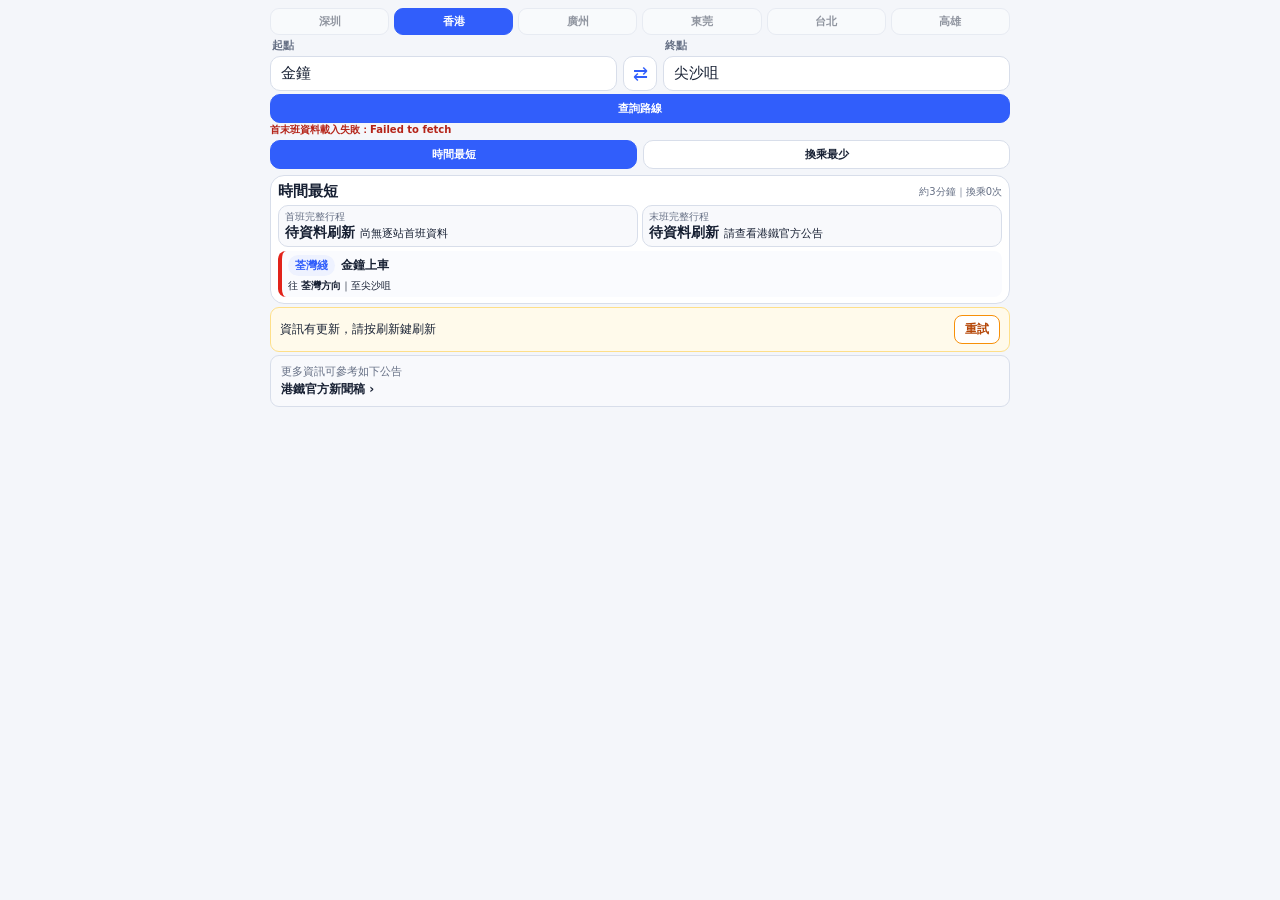
<file: metro-route-planner-v2.4.4-hk/app/src/main/assets/index.html>
<!doctype html>
<html lang="zh-Hant">
<head>
<meta charset="utf-8">
<meta name="viewport" content="width=device-width,initial-scale=1,viewport-fit=cover,maximum-scale=1,user-scalable=no">
<title>地鐵路線規劃</title>
<style>
:root{--bg:#f4f6fa;--card:#fff;--text:#172033;--muted:#667085;--line:#d8deea;--accent:#315efb;--soft:#eef2ff;--danger:#b42318;--ok:#067647}
*{box-sizing:border-box}html,body{min-height:100%;overflow-x:hidden}body{margin:0;background:var(--bg);color:var(--text);font-family:system-ui,-apple-system,"Noto Sans TC",sans-serif}.app{min-height:100dvh;max-width:760px;margin:auto;padding:calc(8px + env(safe-area-inset-top)) 10px calc(8px + env(safe-area-inset-bottom));display:flex;flex-direction:column;gap:7px}.city-row{display:grid;grid-template-columns:repeat(6,1fr);gap:5px}.city{min-width:0;border:1px solid var(--line);background:var(--card);border-radius:9px;padding:8px 2px;font-size:13px;font-weight:750;color:var(--text)}.city.active{background:var(--accent);border-color:var(--accent);color:#fff}.city.disabled{opacity:.45}.search-row{display:grid;grid-template-columns:1fr 34px 1fr;gap:6px;align-items:end}.field{position:relative;min-width:0}.field label{display:block;font-size:11px;font-weight:750;margin:0 0 3px 2px;color:var(--muted)}input{width:100%;height:39px;border:1px solid var(--line);border-radius:10px;background:var(--card);padding:0 10px;font-size:15px;color:var(--text);outline:none}input:focus{border-color:var(--accent)}.swap{height:39px;width:34px;border:1px solid var(--line);border-radius:10px;background:var(--card);font-size:18px;color:var(--accent)}.suggest{position:absolute;z-index:30;left:0;right:0;top:60px;background:#fff;border:1px solid var(--line);border-radius:10px;max-height:220px;overflow:auto;display:none;box-shadow:0 8px 24px rgba(0,0,0,.12)}.suggest button{display:block;width:100%;border:0;border-bottom:1px solid #eef0f4;background:#fff;text-align:left;padding:9px;font-size:14px}.suggest button:last-child{border-bottom:0}.suggest small{display:block;color:var(--muted);font-size:10px;margin-top:2px}.toolbar{display:grid;grid-template-columns:1fr;gap:6px}.btn{height:36px;border:1px solid var(--line);border-radius:10px;background:var(--card);font-size:14px;font-weight:750;color:var(--text)}.btn.primary{background:var(--accent);border-color:var(--accent);color:#fff}.workspace{display:flex;flex-direction:column;gap:6px}.tabs{display:grid;grid-template-columns:1fr 1fr;gap:6px}.tab{height:36px}.tab.active{background:var(--accent);border-color:var(--accent);color:#fff}.result{background:var(--card);border:1px solid var(--line);border-radius:14px;padding:10px 12px;display:flex;flex-direction:column;gap:8px}.summary{display:flex;justify-content:space-between;align-items:center;gap:8px}.summary h2{font-size:17px;margin:0}.summary .meta{font-size:12px;color:var(--muted);white-space:nowrap}.times{display:grid;grid-template-columns:1fr 1fr;gap:6px}.timebox{border:1px solid var(--line);border-radius:10px;background:#f8f9fc;padding:7px 9px}.timebox .label{font-size:10px;color:var(--muted)}.timebox strong{font-size:16px;margin-right:5px}.timebox span{font-size:11px}.route{display:flex;flex-direction:column;gap:6px}.leg{border-left:4px solid var(--accent);background:#fafbfe;border-radius:8px;padding:7px 9px}.leg-head{display:flex;align-items:center;gap:6px;flex-wrap:wrap}.badge{background:var(--soft);color:var(--accent);border-radius:999px;padding:3px 7px;font-size:11px;font-weight:800}.leg strong{font-size:14px}.leg p{margin:3px 0 0;font-size:12px}.transfer{border:1px solid #cfd7ff;background:var(--soft);border-radius:9px;padding:8px 10px;display:grid;grid-template-columns:minmax(0,1.25fr) .75fr .75fr;align-items:center;gap:8px}.transfer .station{font-size:14px;font-weight:800}.transfer .label{font-size:9px;color:var(--muted)}.transfer .value{font-size:16px;font-weight:850}.status{font-size:10px;color:var(--muted);white-space:nowrap;overflow:hidden;text-overflow:ellipsis}.status.ok{color:var(--ok)}.error{color:var(--danger);font-weight:750}.notice{border:1px solid var(--line);background:#f8f9fc;border-radius:9px;padding:8px 10px;font-size:11px;color:var(--muted)}.update-panel{display:none;border:1px solid #fedf89;background:#fffaeb;border-radius:9px;padding:7px 9px;font-size:12px;align-items:center;justify-content:space-between;gap:8px}.update-panel.visible{display:flex}.refresh-btn{border:1px solid #f79009;background:#fff;border-radius:8px;padding:5px 10px;font-size:12px;font-weight:800;color:#b54708;white-space:nowrap}.official-link{display:block;border:1px solid var(--line);background:#f8f9fc;border-radius:9px;padding:8px 10px;font-size:11px;color:var(--muted);text-decoration:none}.official-link b{display:block;color:var(--text);font-size:12px;margin-top:2px}.ad-slot{display:none;width:100%;border:1px solid var(--line);border-radius:14px;overflow:hidden;background:var(--card)}.ad-slot.visible{display:block}.ad-slot img{display:block;width:100%;height:100%;object-fit:cover}
.app.fit-1{gap:5px}.app.fit-1 .city{padding:6px 1px}.app.fit-1 .toolbar .btn,.app.fit-1 .tab{height:32px}.app.fit-1 input,.app.fit-1 .swap{height:35px}.app.fit-1 .result{padding:8px 9px;gap:6px}.app.fit-1 .timebox{padding:5px 7px}.app.fit-1 .route{gap:4px}.app.fit-1 .leg{padding:5px 8px}.app.fit-1 .transfer{padding:6px 8px}.app.fit-2{font-size:13px}.app.fit-2 .city{font-size:11px;padding:5px 0}.app.fit-2 .summary h2{font-size:15px}.app.fit-2 .summary .meta{font-size:10px}.app.fit-2 .timebox strong{font-size:14px}.app.fit-2 .leg strong{font-size:12px}.app.fit-2 .leg p{font-size:10px}.app.fit-2 .transfer .station{font-size:12px}.app.fit-2 .transfer .value{font-size:12px}.app.fit-3 .notice{display:none}.app.fit-3{gap:3px}.app.fit-3 .toolbar .btn,.app.fit-3 .tab{height:29px;font-size:11px}.app.fit-3 .result{padding:6px 7px;gap:4px}.app.fit-3 .times{gap:4px}.app.fit-3 .timebox{padding:4px 6px}.app.fit-3 .leg{padding:4px 6px}.app.fit-3 .transfer{padding:4px 6px;gap:5px}
@media(max-width:390px){.city{font-size:12px;padding:7px 1px}.result{padding:8px 9px;gap:6px}.summary h2{font-size:16px}.transfer{grid-template-columns:1fr .68fr .78fr}.transfer .station{font-size:13px}.transfer .value{font-size:14px}}
</style>
</head>
<body>
<main class="app">
  <nav id="cityRow" class="city-row" aria-label="選擇城市"></nav>
  <section class="search-row">
    <div class="field"><label for="fromInput">起點</label><input id="fromInput" autocomplete="off" placeholder="中文／英文／拼音"><div id="fromList" class="suggest"></div></div>
    <button id="swapBtn" class="swap" aria-label="交換起點終點">⇄</button>
    <div class="field"><label for="toInput">終點</label><input id="toInput" autocomplete="off" placeholder="中文／英文／拼音"><div id="toList" class="suggest"></div></div>
  </section>
  <section><div class="toolbar"><button id="searchBtn" class="btn primary">查詢路線</button></div><div id="status" class="status">香港真實路網｜行程時間為估算｜步行0.5米／秒＋30秒</div></section>
  <section class="workspace"><div class="tabs"><button id="fastTab" class="btn tab active">時間最短</button><button id="fewTab" class="btn tab">換乘最少</button></div><article id="result" class="result" aria-live="polite"></article></section>
  <section id="updatePanel" class="update-panel"><span>資訊有更新，請按刷新鍵刷新</span><button id="refreshBtn" class="refresh-btn">刷新</button></section>
  <a id="officialLink" class="official-link" href="https://www.mtr.com.hk/ch/corporate/news/corporate.php" target="_blank" rel="noopener"><span>更多資訊可參考如下公告</span><b>港鐵官方新聞稿 ›</b></a>
  <aside id="adSlot" class="ad-slot" aria-label="廣告預留位"><img src="ad-placeholder.png" alt="廣告預留位"></aside>
</main>
<script>
const cities=['深圳','香港','廣州','東莞','台北','高雄'];
let L={
 AEL:{name:'機場快綫',color:'#00888a',stations:[['HOK','香港'],['KOW','九龍'],['TSY','青衣'],['AIR','機場'],['AWE','博覽館']]},
 TCL:{name:'東涌綫',color:'#f39200',stations:[['HOK','香港'],['KOW','九龍'],['OLY','奧運'],['NAC','南昌'],['LAK','荔景'],['TSY','青衣'],['SUN','欣澳'],['TUC','東涌']]},
 TML:{name:'屯馬綫',color:'#9a3820',stations:[['TUM','屯門'],['SIH','兆康'],['TIS','天水圍'],['LOP','朗屏'],['YUL','元朗'],['KSR','錦上路'],['TWW','荃灣西'],['MEF','美孚'],['NAC','南昌'],['AUS','柯士甸'],['ETS','尖東'],['HUH','紅磡'],['TKW','土瓜灣'],['SUW','宋皇臺'],['KAT','啟德'],['DIH','鑽石山'],['HIK','顯徑'],['TAW','大圍'],['CKT','車公廟'],['STW','沙田圍'],['CIO','第一城'],['SHM','石門'],['TSH','大水坑'],['HEO','恆安'],['MOS','馬鞍山'],['WKS','烏溪沙']]},
 EAL:{name:'東鐵綫',color:'#5eb6e4',stations:[['ADM','金鐘'],['EXC','會展'],['HUH','紅磡'],['MKK','旺角東'],['KOT','九龍塘'],['TAW','大圍'],['SHT','沙田'],['FOT','火炭'],['RAC','馬場'],['UNI','大學'],['TAP','大埔墟'],['TWO','太和'],['FAN','粉嶺'],['SHS','上水'],['LOW','羅湖'],['LMC','落馬洲']]},
 TWL:{name:'荃灣綫',color:'#e2231a',stations:[['CEN','中環'],['ADM','金鐘'],['TST','尖沙咀'],['JOR','佐敦'],['YMT','油麻地'],['MOK','旺角'],['PRE','太子'],['SSP','深水埗'],['CSW','長沙灣'],['LCK','荔枝角'],['MEF','美孚'],['LAK','荔景'],['KWF','葵芳'],['KWH','葵興'],['TWH','大窩口'],['TSW','荃灣']]},
 ISL:{name:'港島綫',color:'#0066b3',stations:[['KET','堅尼地城'],['HKU','香港大學'],['SYP','西營盤'],['SHW','上環'],['CEN','中環'],['ADM','金鐘'],['WAC','灣仔'],['CAB','銅鑼灣'],['TIH','天后'],['FOH','炮台山'],['NOP','北角'],['QUB','鰂魚涌'],['TAK','太古'],['SWH','西灣河'],['SKW','筲箕灣'],['HFC','杏花邨'],['CHW','柴灣']]},
 KTL:{name:'觀塘綫',color:'#00ab4e',stations:[['WHA','黃埔'],['HOM','何文田'],['YMT','油麻地'],['MOK','旺角'],['PRE','太子'],['SKM','石硤尾'],['KOT','九龍塘'],['LOF','樂富'],['WTS','黃大仙'],['DIH','鑽石山'],['CHH','彩虹'],['KOB','九龍灣'],['NTK','牛頭角'],['KWT','觀塘'],['LAT','藍田'],['YAT','油塘'],['TIK','調景嶺']]},
 TKL:{name:'將軍澳綫',color:'#7d499d',stations:[['NOP','北角'],['QUB','鰂魚涌'],['YAT','油塘'],['TIK','調景嶺'],['TKO','將軍澳'],['HAH','坑口'],['POA','寶琳'],['LHP','康城']]},
 SIL:{name:'南港島綫',color:'#b5bd00',stations:[['ADM','金鐘'],['OCP','海洋公園'],['WCH','黃竹坑'],['LET','利東'],['SOH','海怡半島']]},
 DRL:{name:'迪士尼綫',color:'#f550a6',stations:[['SUN','欣澳'],['DIS','迪士尼']]}
};
let serviceHours={};
let transferMeters={ADM:280,CEN:180,HOK:320,MEF:260,NAC:180,LAK:170,TSY:220,HUH:300,TAW:260,DIH:220,KOT:260,YMT:180,MOK:180,PRE:180,NOP:200,QUB:230,YAT:180,TIK:180,SUN:120,HOM:220};
let english={HOK:'Hong Kong',KOW:'Kowloon',TSY:'Tsing Yi',AIR:'Airport',AWE:'AsiaWorld-Expo',OLY:'Olympic',NAC:'Nam Cheong',LAK:'Lai King',SUN:'Sunny Bay',TUC:'Tung Chung',TUM:'Tuen Mun',SIH:'Siu Hong',TIS:'Tin Shui Wai',LOP:'Long Ping',YUL:'Yuen Long',KSR:'Kam Sheung Road',TWW:'Tsuen Wan West',MEF:'Mei Foo',AUS:'Austin',ETS:'East Tsim Sha Tsui',HUH:'Hung Hom',TKW:'To Kwa Wan',SUW:'Sung Wong Toi',KAT:'Kai Tak',DIH:'Diamond Hill',HIK:'Hin Keng',TAW:'Tai Wai',CKT:'Che Kung Temple',STW:'Sha Tin Wai',CIO:'City One',SHM:'Shek Mun',TSH:'Tai Shui Hang',HEO:'Heng On',MOS:'Ma On Shan',WKS:'Wu Kai Sha',ADM:'Admiralty',EXC:'Exhibition Centre',MKK:'Mong Kok East',KOT:'Kowloon Tong',SHT:'Sha Tin',FOT:'Fo Tan',RAC:'Racecourse',UNI:'University',TAP:'Tai Po Market',TWO:'Tai Wo',FAN:'Fanling',SHS:'Sheung Shui',LOW:'Lo Wu',LMC:'Lok Ma Chau',CEN:'Central',TST:'Tsim Sha Tsui',JOR:'Jordan',YMT:'Yau Ma Tei',MOK:'Mong Kok',PRE:'Prince Edward',SSP:'Sham Shui Po',CSW:'Cheung Sha Wan',LCK:'Lai Chi Kok',KWF:'Kwai Fong',KWH:'Kwai Hing',TWH:'Tai Wo Hau',TSW:'Tsuen Wan',KET:'Kennedy Town',HKU:'HKU',SYP:'Sai Ying Pun',SHW:'Sheung Wan',WAC:'Wan Chai',CAB:'Causeway Bay',TIH:'Tin Hau',FOH:'Fortress Hill',NOP:'North Point',QUB:'Quarry Bay',TAK:'Tai Koo',SWH:'Sai Wan Ho',SKW:'Shau Kei Wan',HFC:'Heng Fa Chuen',CHW:'Chai Wan',WHA:'Whampoa',HOM:'Ho Man Tin',SKM:'Shek Kip Mei',LOF:'Lok Fu',WTS:'Wong Tai Sin',CHH:'Choi Hung',KOB:'Kowloon Bay',NTK:'Ngau Tau Kok',KWT:'Kwun Tong',LAT:'Lam Tin',YAT:'Yau Tong',TIK:'Tiu Keng Leng',TKO:'Tseung Kwan O',HAH:'Hang Hau',POA:'Po Lam',LHP:'LOHAS Park',OCP:'Ocean Park',WCH:'Wong Chuk Hang',LET:'Lei Tung',SOH:'South Horizons',DIS:'Disneyland Resort'};
let savedData=null;try{savedData=JSON.parse(localStorage.getItem('metroDataOverride')||'null');if(savedData){if(savedData.L)L=savedData.L;transferMeters=savedData.transferMeters||transferMeters;english=savedData.english||english;serviceHours=savedData.serviceHours||{}}}catch(e){savedData=null;serviceHours={}}
const stationMap=new Map();Object.entries(L).forEach(([lc,line])=>line.stations.forEach(([code,name],i)=>{if(!stationMap.has(code))stationMap.set(code,{code,name,en:english[code]||'',lines:[]});stationMap.get(code).lines.push(lc)}));
let roman={香港:'xianggang',九龍:'jiulong',青衣:'qingyi',機場:'jichang',博覽館:'bolanguan',奧運:'aoyun',南昌:'nanchang',荔景:'lijing',欣澳:'xinao',東涌:'dongchong',屯門:'tunmen',兆康:'zhaokang',天水圍:'tianshuiwei',朗屏:'langping',元朗:'yuanlang',錦上路:'jinshanglu',荃灣西:'quanwanxi',美孚:'meifu',柯士甸:'keshidian',尖東:'jiandong',紅磡:'hongkan',土瓜灣:'tuguawan',宋皇臺:'songhuangtai',啟德:'qide',鑽石山:'zuanshishan',顯徑:'xianjing',大圍:'dawei',車公廟:'chegongmiao',沙田圍:'shatianwei',第一城:'diyicheng',石門:'shimen',大水坑:'dashuikeng',恆安:'hengan',馬鞍山:'maanshan',烏溪沙:'wuxisha',金鐘:'jinzhong',會展:'huizhan',旺角東:'wangjiaodong',九龍塘:'jiulongtang',沙田:'shatian',火炭:'huotan',馬場:'machang',大學:'daxue',大埔墟:'dapuxu',太和:'taihe',粉嶺:'fenling',上水:'shangshui',羅湖:'luohu',落馬洲:'luomazhou',中環:'zhonghuan',尖沙咀:'jianshazui',佐敦:'zuodun',油麻地:'youmadi',旺角:'wangjiao',太子:'taizi',深水埗:'shenshuibu',長沙灣:'changshawan',荔枝角:'lizhijiao',葵芳:'kuifang',葵興:'kuixing',大窩口:'dawokou',荃灣:'quanwan',堅尼地城:'jiannidicheng',香港大學:'xianggangdaxue',西營盤:'xiyingpan',上環:'shanghuan',灣仔:'wanzai',銅鑼灣:'tongluowan',天后:'tianhou',炮台山:'paotaishan',北角:'beijiao',鰂魚涌:'zeiyuchong',太古:'taigu',西灣河:'xiwanhe',筲箕灣:'shaojiwan',杏花邨:'xinghuacun',柴灣:'chaiwan',黃埔:'huangpu',何文田:'hewentian',石硤尾:'shixiawei',樂富:'lefu',黃大仙:'huangdaxian',彩虹:'caihong',九龍灣:'jiulongwan',牛頭角:'niutoujiao',觀塘:'guantang',藍田:'lantian',油塘:'youtang',調景嶺:'tiaojingling',將軍澳:'jiangjunao',坑口:'kengkou',寶琳:'baolin',康城:'kangcheng',海洋公園:'haiyanggongyuan',黃竹坑:'huangzhukeng',利東:'lidong',海怡半島:'haiyibandao',迪士尼:'dishini'};if(savedData&&savedData.roman)roman=savedData.roman;
const stations=[...stationMap.values()].map(s=>{const py=roman[s.name]||s.name;return {...s,py,en:s.en||'',ini:py.replace(/zh|ch|sh/g,x=>x[0]).split(/[^a-z]+/).join('').replace(/[aeiou]/g,'').slice(0,8)}}).sort((a,b)=>a.name.localeCompare(b.name,'zh-Hant'));
const graph=new Map();const key=(lc,sc)=>lc+'|'+sc;function add(a,b,time,kind='ride',extra={}){if(!graph.has(a))graph.set(a,[]);graph.get(a).push({to:b,time,kind,...extra})}
Object.entries(L).forEach(([lc,line])=>{for(let i=0;i<line.stations.length-1;i++){const a=line.stations[i][0],b=line.stations[i+1][0];if(lc==='EAL'&&a==='FOT'&&b==='RAC')continue;if(lc==='EAL'&&a==='RAC'&&b==='UNI')continue;if(lc==='EAL'&&a==='SHS'&&b==='LOW'){add(key(lc,a),key(lc,b),3);add(key(lc,b),key(lc,a),3);continue}if(lc==='EAL'&&a==='LOW'&&b==='LMC')continue;if(lc==='TKL'&&a==='HAH'&&b==='POA'){add(key(lc,a),key(lc,b),3);add(key(lc,b),key(lc,a),3);continue}if(lc==='TKL'&&a==='POA'&&b==='LHP')continue;const t=lc==='AEL'?5:lc==='SIL'?4:2.5;add(key(lc,a),key(lc,b),t);add(key(lc,b),key(lc,a),t)}});
add(key('EAL','FOT'),key('EAL','UNI'),4);add(key('EAL','UNI'),key('EAL','FOT'),4);add(key('EAL','FOT'),key('EAL','RAC'),3);add(key('EAL','RAC'),key('EAL','FOT'),3);add(key('EAL','SHS'),key('EAL','LMC'),6);add(key('EAL','LMC'),key('EAL','SHS'),6);add(key('TKL','TKO'),key('TKL','HAH'),3);add(key('TKL','HAH'),key('TKL','TKO'),3);add(key('TKL','TKO'),key('TKL','LHP'),5);add(key('TKL','LHP'),key('TKL','TKO'),5);
stationMap.forEach(s=>{if(s.lines.length>1)for(let i=0;i<s.lines.length;i++)for(let j=i+1;j<s.lines.length;j++){const d=transferMeters[s.code]||180,t=d/.5/60+.5;add(key(s.lines[i],s.code),key(s.lines[j],s.code),t,'transfer',{distance:d,station:s.code});add(key(s.lines[j],s.code),key(s.lines[i],s.code),t,'transfer',{distance:d,station:s.code})}});
let city='香港',from='ADM',to='TST',plan='fast',lastRoute=null;const $=id=>document.getElementById(id);const norm=s=>(s||'').toLowerCase().replace(/\s+/g,'').replace(/站$/,'');const hit=(o,q)=>{q=norm(q);return !q||norm(o.name).includes(q)||norm(o.en).includes(q)||o.py.includes(q)||o.ini.includes(q)||o.code.toLowerCase().includes(q)};
function renderCities(){const row=$('cityRow');row.innerHTML='';cities.forEach(n=>{const b=document.createElement('button');b.className='city '+(n===city?'active':'')+(n!=='香港'?' disabled':'');b.textContent=n;b.onclick=()=>{if(n!=='香港'){$('status').textContent=n+'尚未接入真實資料';return}city=n;renderCities()};row.appendChild(b)})}
function picker(input,list,choose){const show=()=>{list.innerHTML='';const found=stations.filter(x=>hit(x,input.value)).slice(0,30);if(!found.length){const d=document.createElement('div');d.style.padding='10px';d.style.fontSize='12px';d.textContent='沒有符合的車站';list.appendChild(d)}found.forEach(x=>{const b=document.createElement('button');b.innerHTML='<b>'+x.name+(x.en?' '+x.en:'')+'</b><small>'+x.py+' · '+x.code+' · '+x.lines.map(l=>L[l].name).join('／')+'</small>';b.onclick=()=>{choose(x.code);list.style.display='none'};list.appendChild(b)});list.style.display='block'};input.onfocus=show;input.oninput=show}
picker($('fromInput'),$('fromList'),x=>{from=x;sync()});picker($('toInput'),$('toList'),x=>{to=x;sync()});
function route(mode){const starts=stationMap.get(from).lines.map(l=>key(l,from)),targets=new Set(stationMap.get(to).lines.map(l=>key(l,to)));const dist=new Map(),prev=new Map(),q=[];starts.forEach(s=>{dist.set(s,{time:0,tr:0});q.push(s)});while(q.length){q.sort((a,b)=>cmp(dist.get(a),dist.get(b),mode));const u=q.shift(),du=dist.get(u);if(targets.has(u))return build(u,prev,du);for(const e of graph.get(u)||[]){const nd={time:du.time+e.time,tr:du.tr+(e.kind==='transfer'?1:0)},old=dist.get(e.to);if(!old||cmp(nd,old,mode)<0){dist.set(e.to,nd);prev.set(e.to,{from:u,e});if(!q.includes(e.to))q.push(e.to)}}}return null}
function cmp(a,b,m){return m==='few'?(a.tr-b.tr||a.time-b.time):(a.time-b.time||a.tr-b.tr)}function build(end,prev,cost){const edges=[];let cur=end;while(prev.has(cur)){const p=prev.get(cur);edges.push({from:p.from,to:cur,...p.e});cur=p.from}edges.reverse();return {edges,cost,start:cur,end}}
function terminal(lineCode,fromCode,toCode){const arr=L[lineCode].stations.map(x=>x[0]),i=arr.indexOf(fromCode),j=arr.indexOf(toCode);if(lineCode==='EAL'&&toCode==='LMC')return '落馬洲';if(lineCode==='EAL'&&toCode==='LOW')return '羅湖';if(lineCode==='TKL'&&toCode==='LHP')return '康城';if(lineCode==='TKL'&&toCode==='POA')return '寶琳';return stationMap.get(j>i?arr[arr.length-1]:arr[0]).name}
function summarize(r){const parts=[];let current=null;r.edges.forEach(e=>{const [fl,fs]=e.from.split('|'),[tl,ts]=e.to.split('|');if(e.kind==='ride'){if(!current||current.line!==fl){if(current)parts.push(current);current={type:'leg',line:fl,start:fs,end:ts}}else current.end=ts}else{if(current){parts.push(current);current=null}parts.push({type:'transfer',station:e.station,distance:e.distance,time:e.time})}});if(current)parts.push(current);return parts}
function directionTerminalCode(lineCode,fromCode,toCode){const arr=L[lineCode].stations.map(x=>x[0]),i=arr.indexOf(fromCode),j=arr.indexOf(toCode);if(lineCode==='EAL'&&(toCode==='LOW'||toCode==='LMC'))return toCode;if(lineCode==='TKL'&&(toCode==='POA'||toCode==='LHP'))return toCode;if(j>i)return arr[arr.length-1];return arr[0]}
function isOriginTerminal(parts){const firstLeg=parts.find(x=>x.type==='leg');if(!firstLeg)return false;return firstLeg.start===directionTerminalCode(firstLeg.line,firstLeg.start,firstLeg.end)}
function parseClock(hhmm){const m=/^(\d{1,2}):(\d{2})$/.exec(hhmm||'');return m?+m[1]*60 + +m[2]:null}
function formatClock(total){if(total==null||!Number.isFinite(total))return '';total=((Math.round(total)%1440)+1440)%1440;return String(Math.floor(total/60)).padStart(2,'0')+':'+String(total%60).padStart(2,'0')}
function minusMinutes(hhmm,mins){const n=parseClock(hhmm);return n==null?'':formatClock(n-mins)}
function serviceRecord(leg){if(!leg)return null;const byLine=serviceHours?.[leg.start]?.[leg.line];if(!byLine)return null;const terminalCode=directionTerminalCode(leg.line,leg.start,leg.end);if(byLine[terminalCode])return byLine[terminalCode];const arr=L[leg.line].stations.map(x=>x[0]),i=arr.indexOf(leg.start),j=arr.indexOf(leg.end),dir=Math.sign(j-i);const candidates=Object.entries(byLine).filter(([dest,rec])=>{const k=arr.indexOf(dest);return rec&&k>=0&&Math.sign(k-i)===dir&&(dir>0?k>=j:k<=j)}).map(([,rec])=>rec);if(!candidates.length)return null;let first=null,last=null;for(const rec of candidates){const f=parseClock(rec.first),l=parseClock(rec.last);if(f!=null&&(first==null||f<first))first=f;if(l!=null){const x=l<360?l+1440:l;if(last==null||x>last)last=x}}return first==null||last==null?null:{first:formatClock(first),last:formatClock(last)}}
function estimateJourneyWindow(parts){const legs=parts.filter(x=>x.type==='leg');if(!legs.length)return null;let elapsed=0,earliest=-Infinity,latest=Infinity,missing=false;for(let i=0;i<parts.length;i++){const p=parts[i];if(p.type==='leg'){const rec=serviceRecord(p),f=rec&&parseClock(rec.first),l=rec&&parseClock(rec.last);if(f==null||l==null){missing=true;break}let last=l;if(last<360)last+=1440;earliest=Math.max(earliest,f-elapsed);latest=Math.min(latest,last-elapsed);const arr=L[p.line].stations.map(x=>x[0]),a=arr.indexOf(p.start),b=arr.indexOf(p.end);elapsed+=Math.abs(b-a)*(p.line==='AEL'?5:p.line==='SIL'?4:2.5)}else elapsed+=p.time}if(missing||!Number.isFinite(earliest)||!Number.isFinite(latest)||latest<earliest)return null;return {first:formatClock(earliest),last:formatClock(latest),estimated:parts.some(x=>x.type==='transfer')||!isOriginTerminal(parts)}}
function timeBoxes(parts){const rec=estimateJourneyWindow(parts);if(!rec){return `<div class="timebox"><div class="label">首班完整行程</div><strong>待資料刷新</strong><span>尚無逐站首班資料</span></div><div class="timebox"><div class="label">末班完整行程</div><strong>待資料刷新</strong><span>請查看港鐵官方公告</span></div>`}const prefix=rec.estimated?'約 ':'';const advised=minusMinutes(rec.last,5);return `<div class="timebox"><div class="label">首班完整行程</div><strong>${prefix}${rec.first}</strong><span>${rec.estimated?'按逐站時間推算':'始發站表定'}</span></div><div class="timebox"><div class="label">末班完整行程</div><strong>${prefix}${rec.last}</strong><span>建議 ${advised} 前到達月台</span></div>`}function leg(p){return `<div class="leg" style="border-left-color:${L[p.line].color}"><div class="leg-head"><span class="badge">${L[p.line].name}</span><strong>${stationMap.get(p.start).name}上車</strong></div><p>往 <b>${terminal(p.line,p.start,p.end)}方向</b>｜至${stationMap.get(p.end).name}</p></div>`}function transfer(p,nextLine){return `<div class="transfer"><div class="station">${stationMap.get(p.station).name}<br>換乘${nextLine?L[nextLine].name:''}</div><div><div class="label">預計距離</div><div class="value">${p.distance}米</div></div><div><div class="label">預計時間</div><div class="value">${Math.ceil(p.time)}分鐘</div></div></div>`}
function render(){renderCities();$('fromInput').value=stationMap.get(from).name;$('toInput').value=stationMap.get(to).name;const fast=plan==='fast';$('fastTab').classList.toggle('active',fast);$('fewTab').classList.toggle('active',!fast);if(from===to){$('result').innerHTML='<div class="error">起點和終點不能相同。</div>';return}const r=route(plan);lastRoute=r;if(!r){$('result').innerHTML='<div class="error">找不到可用路線。</div>';return}const parts=summarize(r);let routeHtml='';parts.forEach((p,i)=>{if(p.type==='leg')routeHtml+=leg(p);else{const nx=parts.slice(i+1).find(x=>x.type==='leg');routeHtml+=transfer(p,nx&&nx.line)}});$('result').innerHTML=`<div class="summary"><h2>${fast?'時間最短':'換乘最少'}</h2><div class="meta">約${Math.ceil(r.cost.time)}分鐘｜換乘${r.cost.tr}次</div></div><div class="times">${timeBoxes(parts)}</div><div class="route">${routeHtml}</div><div class="notice">路線、站名、換乘關係使用港鐵真實路網；目前行車時間按站間估算，首末班由逐站、逐線、逐方向資料推算；始發站顯示表定時間，中途站或換乘行程加『約』，末班並提示提前5分鐘到達月台。</div>`}
function fitViewport(){const app=document.querySelector('.app'),ad=$('adSlot');ad.classList.remove('visible');ad.style.height='0px';app.classList.remove('fit-1','fit-2','fit-3');const limit=window.innerHeight-2;if(app.scrollHeight>limit)app.classList.add('fit-1');if(app.scrollHeight>limit)app.classList.add('fit-2');if(app.scrollHeight>limit)app.classList.add('fit-3');requestAnimationFrame(()=>{const free=Math.floor(limit-app.scrollHeight);if(free>=100){ad.style.height=Math.min(150,Math.max(85,free-7))+'px';ad.classList.add('visible')}})}function sync(){render();requestAnimationFrame(fitViewport)}
const UPDATE_MANIFEST_URL='https://raw.githubusercontent.com/danwo1415/metro-data-public/main/version.json';
async function fetchJson(url,timeoutMs=20000){const controller=new AbortController(),timer=setTimeout(()=>controller.abort(),timeoutMs);try{const r=await fetch(url+(url.includes('?')?'&':'?')+'t='+Date.now(),{cache:'no-store',signal:controller.signal});if(!r.ok)throw new Error('HTTP '+r.status);return await r.json()}finally{clearTimeout(timer)}}
function hourStats(hours){let stations=0,records=0;for(const lines of Object.values(hours||{})){if(!lines||typeof lines!=='object')continue;stations++;for(const dirs of Object.values(lines||{}))records+=Object.keys(dirs||{}).length}return {stations,records}}
function applyServiceData(d,version,persist=true){if(!d||!d.serviceHours)throw new Error('資料沒有 serviceHours');const stats=hourStats(d.serviceHours);if(stats.stations<10||stats.records<20)throw new Error('首末班資料不足');serviceHours=d.serviceHours;if(persist){try{localStorage.setItem('metroDataOverride',JSON.stringify(d));localStorage.setItem('metroDataVersion',version||d.version||'updated')}catch(e){/* in-memory data remains usable */}}$('updatePanel').classList.remove('visible');$('status').className='status ok';$('status').textContent='首末班資料已載入：'+stats.stations+'站／'+stats.records+'條';sync();return stats}
async function loadLatestServiceData(manual=false){const b=$('refreshBtn');if(manual){b.disabled=true;b.textContent='刷新中…'}else{$('status').className='status';$('status').textContent='正在載入首末班資料…'}try{const m=await fetchJson(UPDATE_MANIFEST_URL);if(!m||!m.dataUrl)throw new Error('更新清單缺少 dataUrl');const d=await fetchJson(m.dataUrl);applyServiceData(d,m.version,true);b.disabled=false;b.textContent='刷新'}catch(e){const cached=hourStats(serviceHours);b.disabled=false;b.textContent='重試';$('updatePanel').classList.add('visible');$('refreshBtn').dataset.url='retry';$('status').className='status error';$('status').textContent=(cached.records?'網路更新失敗，正在使用本機資料 '+cached.stations+'站／'+cached.records+'條：':'首末班資料載入失敗：')+(e&&e.message?e.message:'網路錯誤');requestAnimationFrame(fitViewport)}}
$('refreshBtn').onclick=()=>loadLatestServiceData(true);
$('swapBtn').onclick=()=>{const t=from;from=to;to=t;sync()};$('fastTab').onclick=()=>{plan='fast';sync()};$('fewTab').onclick=()=>{plan='few';sync()};$('searchBtn').onclick=()=>{sync();const stats=hourStats(serviceHours);$('status').className=stats.records?'status ok':'status';$('status').textContent='已計算：'+stationMap.get(from).name+' → '+stationMap.get(to).name+(stats.records?'｜首末班 '+stats.stations+'站／'+stats.records+'條':'｜首末班尚未載入')};window.addEventListener('resize',()=>requestAnimationFrame(fitViewport));document.addEventListener('click',e=>{['from','to'].forEach(p=>{if(!e.target.closest('#'+p+'Input')&&!e.target.closest('#'+p+'List'))$(p+'List').style.display='none'})});sync();const initialStats=hourStats(serviceHours);if(initialStats.records){$('status').className='status ok';$('status').textContent='本機首末班資料：'+initialStats.stations+'站／'+initialStats.records+'條'}loadLatestServiceData(false);
</script>
</body>
</html>
</file>
